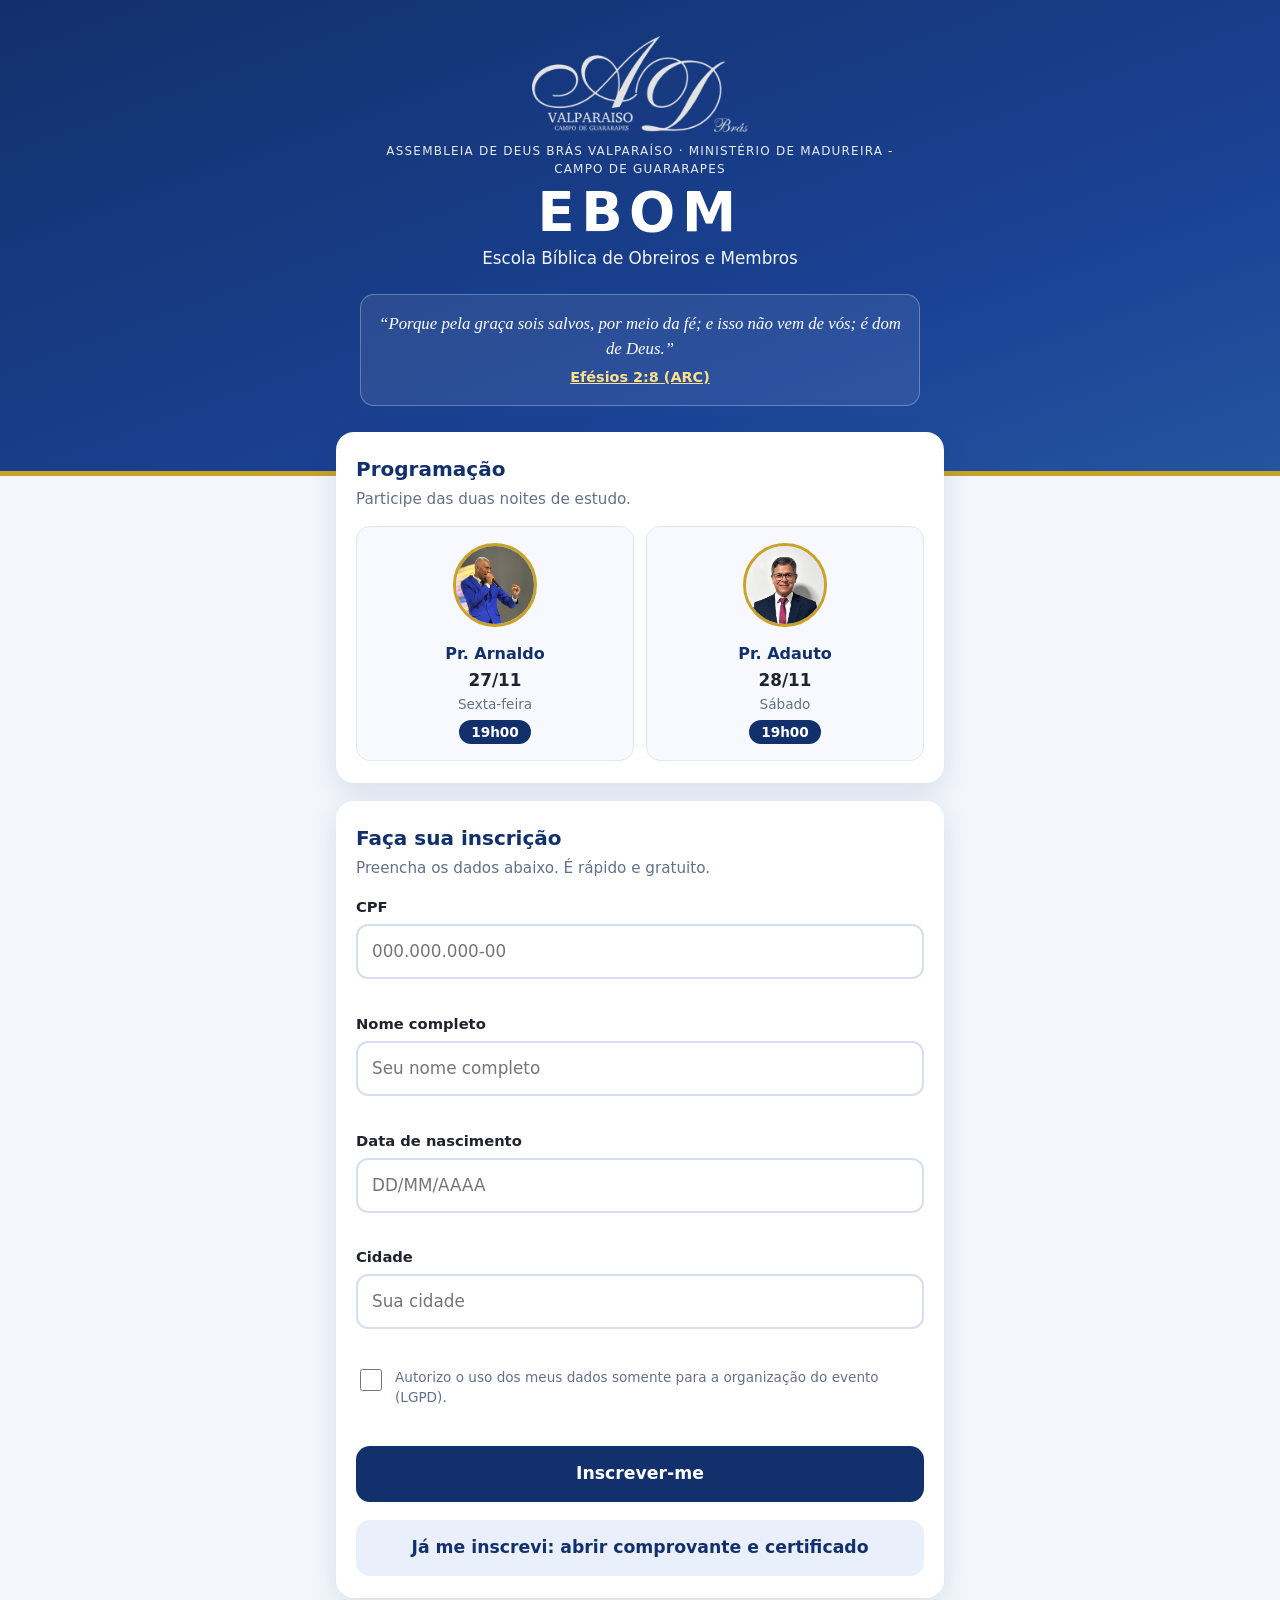
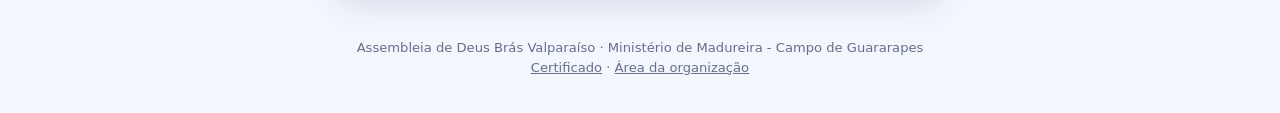
<file: index.html>
<!DOCTYPE html>
<html lang="pt-BR">
<head>
<meta charset="utf-8">
<meta name="viewport" content="width=device-width, initial-scale=1">
<meta name="theme-color" content="#12306b">
<title>EBOM 2026 — Inscrição</title>
<link rel="stylesheet" href="style.css">
</head>
<body>

<header class="hero">
  <img class="logo" id="hLogo" alt="Assembleia de Deus Brás Valparaíso">
  <div class="igreja" id="hIgreja"></div>
  <h1>EBOM</h1>
  <p class="sub">Escola Bíblica de Obreiros e Membros</p>
  <blockquote class="verse" style="margin-bottom:0">
    “<span id="hTema"></span>”
    <a id="hRef" target="_blank" rel="noopener"></a>
  </blockquote>
</header>

<main>
  <section class="card">
    <h2>Programação</h2>
    <p class="lead">Participe das duas noites de estudo.</p>
    <div class="dias" id="dias"></div>
  </section>

  <section class="card" id="formCard">
    <h2>Faça sua inscrição</h2>
    <p class="lead">Preencha os dados abaixo. É rápido e gratuito.</p>
    <div class="alerta aviso hidden" id="prazoAviso"></div>
    <div class="alerta demo hidden" id="demoAviso">Modo demonstração: as inscrições ficam salvas só neste aparelho. Configure a API (README) para o cadastro oficial.</div>

    <form id="form" novalidate autocomplete="off">
      <label for="cpf">CPF</label>
      <input id="cpf" inputmode="numeric" placeholder="000.000.000-00" maxlength="14" autocomplete="off">
      <div class="dica" id="dCpf"></div>

      <div id="cNome">
      <label for="nome">Nome completo</label>
      <input id="nome" placeholder="Seu nome completo" autocomplete="name">
      <div class="dica" id="dNome"></div>
      </div>

      <label for="nasc">Data de nascimento</label>
      <input id="nasc" type="text" inputmode="numeric" maxlength="10" placeholder="DD/MM/AAAA" autocomplete="bday">
      <div class="dica" id="dNasc"></div>

      <div id="cResto">
      <label for="cidade">Cidade</label>
      <input id="cidade" list="cidades" placeholder="Sua cidade" autocomplete="address-level2">
      <datalist id="cidades">
        <option>Valparaíso</option><option>Guararapes</option><option>Araçatuba</option>
        <option>Andradina</option><option>Birigui</option><option>Penápolis</option><option>Bilac</option>
      </datalist>
      <div class="dica" id="dCidade"></div>

      <label class="consent"><input type="checkbox" id="lgpd">
        <span>Autorizo o uso dos meus dados somente para a organização do evento (LGPD).</span></label>
      <div class="dica" id="dLgpd"></div>
      </div>

      <div class="alerta erro hidden" id="erroGeral"></div>
      <button class="btn" id="btnEnviar" type="submit">Inscrever-me</button>
      <button class="btn claro" id="btnModo" type="button">Já me inscrevi: abrir comprovante e certificado</button>
    </form>
  </section>

  <section class="card resultado hidden" id="resCard">
    <div class="selo" id="resSelo">✓</div>
    <h2 id="resTitulo"></h2>
    <p class="lead" id="resTexto"></p>
    <div class="resumo" id="resResumo"></div>
    <button class="btn ouro" id="btnAbrir" type="button">📄 Abrir comprovante (PDF)</button>
    <button class="btn claro" id="btnBaixar" type="button">⬇ Baixar comprovante</button>
    <button class="btn ouro hidden" id="btnCert" type="button">🎓 Gerar certificado (PDF)</button>
    <button class="btn claro" id="btnNova" type="button">Nova inscrição</button>
  </section>
</main>

<footer>
  <span id="fRodape"></span><br>
  <a href="certificado.html">Certificado</a> · <a href="admin.html">Área da organização</a>
</footer>

<script src="config.js"></script>
<script src="common.js"></script>
<script>
(function(){
  const $ = (id)=>document.getElementById(id);
  const X = window.EBOM, E = X.E;
    // Data de nascimento digitada (DD/MM/AAAA) com máscara automática
    function nascIso(){ const m=($('nasc').value||'').match(/^(\d{2})\/(\d{2})\/(\d{4})$/); return m ? m[3]+'-'+m[2]+'-'+m[1] : ''; }
    $('nasc').addEventListener('input', e => {
      const d = e.target.value.replace(/\D/g,'').slice(0,8);
      e.target.value = d.length>4 ? d.slice(0,2)+'/'+d.slice(2,4)+'/'+d.slice(4) : d.length>2 ? d.slice(0,2)+'/'+d.slice(2) : d;
    });

  /* ---- conteúdo do evento ---- */
  $('hLogo').src = E.logo;
  $('hIgreja').textContent = E.igreja + ' · ' + E.ministerio;
  $('hTema').textContent = E.tema;
  $('hRef').textContent = E.referencia + ' (ARC)'; $('hRef').href = E.referenciaUrl;
  $('fRodape').textContent = E.igreja + ' · ' + E.ministerio;
  $('dias').innerHTML = E.dias.map(d=>`
    <div class="dia">
      <img src="${d.foto}" alt="${d.pastor}">
      <div class="pastor">${d.pastor}</div>
      <div class="data">${X.fmtData(d.data).slice(0,5)}</div>
      <div class="sem">${d.diaSemana}</div>
      <span class="hora">${d.hora.replace(':','h')}</span>
    </div>`).join('');
  if (X.Api.demo) $('demoAviso').classList.remove('hidden');

  /* ---- prazo das inscrições (horário de Brasília) ---- */
  const FIM = window.EBOM_CONFIG.ENCERRA_EM ? new Date(window.EBOM_CONFIG.ENCERRA_EM) : null;
  let legado = false; // servidor ainda sem a ação 'comprovante': volta ao formulário completo
  const encerrado = ()=> FIM && Date.now() >= FIM.getTime();
  function prazo(){
    const el = $('prazoAviso'); if(!FIM) return;
    el.classList.remove('hidden', 'fim', 'aviso');
    if (encerrado()) {
      el.classList.add('fim');
      el.textContent = 'Inscrições encerradas. Quem já se inscreveu pode abrir o comprovante informando CPF e data de nascimento.';
      $('btnEnviar').textContent = 'Abrir meu comprovante';
      if (!legado) { $('cNome').classList.add('hidden'); $('cResto').classList.add('hidden'); }
    } else {
      el.classList.add('aviso');
      el.textContent = 'Inscrições abertas até as 15h30 de hoje (27/11).';
    }
  }
  prazo(); setInterval(prazo, 30000);

  /* ---- "Já me inscrevi": só CPF + data de nascimento (comprovante e, liberado, certificado) ---- */
  let modoBusca = false;
  function aplicaModo(){
    const so = modoBusca || (encerrado() && !legado);
    $('cNome').classList.toggle('hidden', so); $('cResto').classList.toggle('hidden', so);
    $('btnEnviar').textContent = so ? 'Abrir meu comprovante' : 'Inscrever-me';
    $('btnModo').textContent = modoBusca ? 'Voltar para a inscrição' : 'Já me inscrevi: abrir comprovante e certificado';
    $('btnModo').classList.toggle('hidden', encerrado() && !legado);
    $('erroGeral').classList.add('hidden');
  }
  $('btnModo').onclick = ()=>{ modoBusca = !modoBusca; aplicaModo(); };
  aplicaModo();

  /* ---- máscara e verificação do CPF ---- */
  const cpf = $('cpf');
  cpf.addEventListener('input', ()=>{ cpf.value = X.fmtCpf(cpf.value); dica('dCpf',''); cpf.classList.remove('invalido'); });
  cpf.addEventListener('blur', async ()=>{
    if (X.onlyDigits(cpf.value).length !== 11) return;
    if (!X.validaCpf(cpf.value)) return dica('dCpf','CPF inválido. Confira os números.','erro', cpf);
    try {
      const r = await X.Api.call({acao:'existe', cpf: X.onlyDigits(cpf.value)});
      if (r.ok && r.existe) dica('dCpf','Este CPF já está inscrito. Informe a data de nascimento para abrir seu comprovante.','aviso');
    } catch(e){}
  });

  function dica(id, msg, tipo, campo){
    const el = $(id); el.textContent = msg; el.className = 'dica' + (tipo ? ' '+tipo : '');
    if (campo) campo.classList.toggle('invalido', tipo==='erro');
  }

  /* ---- envio ---- */
  let docAtual = null;
  $('form').addEventListener('submit', async (ev)=>{
    ev.preventDefault();
    $('erroGeral').classList.add('hidden');
    let ok = true;
    if (modoBusca || (encerrado() && !legado)) return comprovanteSo();
    const v = { cpf:X.onlyDigits(cpf.value), nome:X.limpa($('nome').value), nascimento:nascIso(), cidade:X.limpa($('cidade').value) };
    ['dCpf','dNome','dNasc','dCidade','dLgpd'].forEach(i=>dica(i,''));
    if (!X.validaCpf(v.cpf))            { dica('dCpf','Informe um CPF válido.','erro',cpf); ok=false; }
    if (!X.validaNome(v.nome))          { dica('dNome','Informe nome e sobrenome (somente letras).','erro',$('nome')); ok=false; }
    if (!X.validaNascimento(v.nascimento)) { dica('dNasc','Informe uma data de nascimento válida.','erro',$('nasc')); ok=false; }
    if (!X.validaCidade(v.cidade))      { dica('dCidade','Informe sua cidade.','erro',$('cidade')); ok=false; }
    if (!$('lgpd').checked)             { dica('dLgpd','Marque a autorização para continuar.','erro'); ok=false; }
    if (!ok) return;

    const btn = $('btnEnviar'); btn.disabled = true; btn.textContent = 'Enviando…';
    try {
      const r = await X.Api.call({acao:'inscrever', ...v, consentimento:true});
      if (!r.ok) {
        const g = $('erroGeral'); g.textContent = r.erro || 'Não foi possível concluir a inscrição.'; g.classList.remove('hidden');
        if (r.codigo === 'CPF_EXISTE') dica('dNasc','Confira a data de nascimento usada na inscrição.','erro',$('nasc'));
        return;
      }
      await mostrarResultado(r.registro, r.jaCadastrado);
    } catch(e){
      const g = $('erroGeral'); g.textContent = 'Sem conexão com o servidor. Verifique a internet e tente novamente.'; g.classList.remove('hidden');
    } finally { btn.disabled = false; aplicaModo(); }
  });

  /* ---- após o encerramento: só CPF + data de nascimento ---- */
  async function comprovanteSo(){
    const c = X.onlyDigits(cpf.value), n = nascIso();
    ['dCpf','dNasc'].forEach(i=>dica(i,''));
    let ok = true;
    if (!X.validaCpf(c))        { dica('dCpf','Informe um CPF válido.','erro',cpf); ok=false; }
    if (!X.validaNascimento(n)) { dica('dNasc','Informe uma data de nascimento válida.','erro',$('nasc')); ok=false; }
    if (!ok) return;
    const btn = $('btnEnviar'); btn.disabled = true; btn.textContent = 'Buscando…';
    const g = $('erroGeral');
    try {
      const r = await X.Api.call({acao:'comprovante', cpf:c, nascimento:n});
      if (!r.ok && r.erro === 'Ação desconhecida.') { legado = true; modoBusca = false; $('cNome').classList.remove('hidden'); $('cResto').classList.remove('hidden'); g.textContent = 'Preencha também nome e cidade para abrir o comprovante.'; g.classList.remove('hidden'); return; }
      if (!r.ok) { g.textContent = r.erro || 'Não foi possível abrir o comprovante.'; g.classList.remove('hidden'); return; }
      await mostrarResultado(r.registro, true);
    } catch(e){
      g.textContent = 'Sem conexão com o servidor. Verifique a internet e tente novamente.'; g.classList.remove('hidden');
    } finally { btn.disabled = false; aplicaModo(); }
  }

  async function mostrarResultado(reg, ja){
    $('formCard').classList.add('hidden'); $('resCard').classList.remove('hidden');
    $('resSelo').textContent = ja ? '!' : '✓'; $('resSelo').classList.toggle('aviso', !!ja);
    $('resTitulo').textContent = ja ? 'Você já está inscrito(a)!' : 'Inscrição confirmada!';
    $('resTexto').textContent = ja ? 'Encontramos seu cadastro. Abra seu comprovante abaixo.' : 'Que a graça do Senhor te acompanhe. Guarde seu comprovante.';
    $('resResumo').innerHTML = `
      <div><span>Protocolo</span><b>${reg.protocolo}</b></div>
      <div><span>Nome</span><b>${esc(reg.nome)}</b></div>
      <div><span>CPF</span><b>${X.maskCpf(reg.cpf)}</b></div>
      <div><span>Cidade</span><b>${esc(reg.cidade)}</b></div>`;
    window.scrollTo({top:0,behavior:'smooth'});
    $('btnAbrir').disabled = $('btnBaixar').disabled = true;
    try {
      docAtual = await X.gerarComprovante(reg);
      $('btnAbrir').disabled = $('btnBaixar').disabled = false;
      // no computador abre automaticamente; no celular o toque no botão evita bloqueio do navegador
      if (window.matchMedia('(pointer:fine)').matches) abrir();
    } catch(e){ const g=$('resTexto'); g.textContent='Inscrição registrada, mas não foi possível gerar o PDF agora. Tente novamente com internet.'; }
    $('btnBaixar').dataset.nome = `Comprovante-EBOM-${reg.protocolo}.pdf`;
    // certificado: só depois do último dia, para quem tem presença registrada
    regAtual = reg;
    const libera = Date.now() >= new Date(window.EBOM_CONFIG.CERT_LIBERA_EM).getTime();
    $('btnCert').classList.toggle('hidden', !(ja && libera && (reg.p27 || reg.p28)));
  }
  let regAtual = null, docCert = null;
  $('btnCert').onclick = async ()=>{
    if (!regAtual) return; const b = $('btnCert'); b.disabled = true; const t = b.textContent; b.textContent = 'Gerando…';
    try {
      docCert = await X.gerarCertificado(regAtual);
      const w = window.matchMedia('(pointer:fine)').matches ? window.open(docCert.output('bloburl'),'_blank') : null;
      if (!w) docCert.save(`Certificado-EBOM-${regAtual.protocolo}.pdf`);
    } catch(e){ const g=$('resTexto'); g.textContent='Não foi possível gerar o certificado agora. Tente novamente com internet.'; }
    finally { b.disabled = false; b.textContent = t; }
  };
  function abrir(){ if(!docAtual) return; const w = window.open(docAtual.output('bloburl'),'_blank'); if(!w) baixar(); }
  function baixar(){ if(docAtual) docAtual.save($('btnBaixar').dataset.nome || 'Comprovante-EBOM.pdf'); }
  $('btnAbrir').onclick = abrir; $('btnBaixar').onclick = baixar;
  $('btnNova').onclick = ()=>{ $('form').reset(); ['dCpf','dNome','dNasc','dCidade','dLgpd'].forEach(i=>dica(i,'')); $('resCard').classList.add('hidden'); $('formCard').classList.remove('hidden'); docAtual=null; regAtual=null; $('btnCert').classList.add('hidden'); aplicaModo(); window.scrollTo({top:0}); };
  const esc = (s)=>String(s).replace(/[&<>"]/g,c=>({'&':'&amp;','<':'&lt;','>':'&gt;','"':'&quot;'}[c]));
})();
</script>
</body>
</html>
</file>
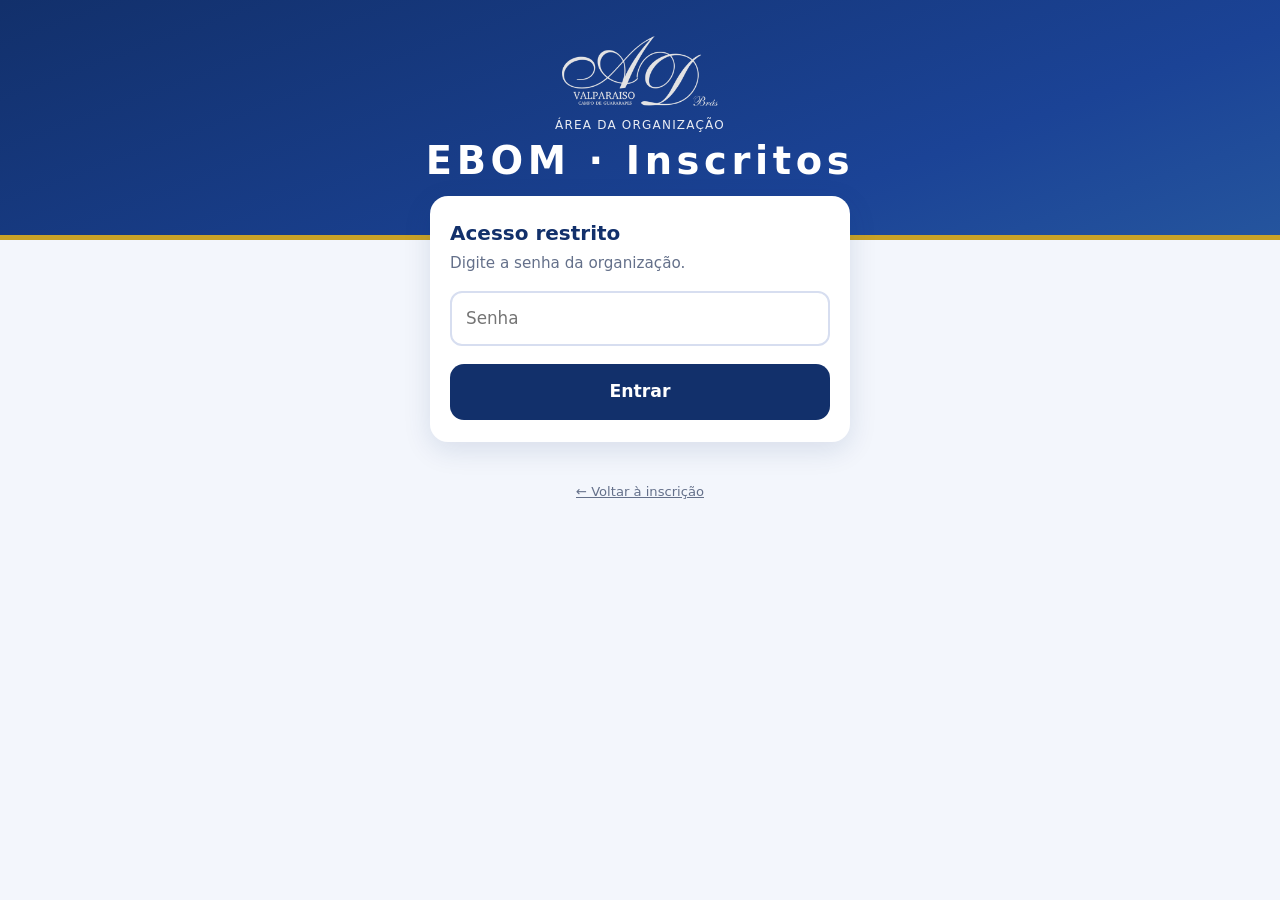
<file: admin.html>
<!DOCTYPE html>
<html lang="pt-BR">
<head>
<meta charset="utf-8">
<meta name="viewport" content="width=device-width, initial-scale=1">
<meta name="robots" content="noindex,nofollow">
<title>EBOM 2026 — Relatório de inscritos</title>
<link rel="stylesheet" href="style.css">
</head>
<body>
<header class="hero" style="padding-bottom:60px">
  <img class="logo" src="assets/logo-ad.png" alt="Assembleia de Deus Brás Valparaíso" style="height:70px">
  <div class="igreja">Área da organização</div>
  <h1 style="font-size:2.4rem">EBOM · Inscritos</h1>
</header>

<main class="wide">
  <section class="card" id="login" style="max-width:420px;margin-left:auto;margin-right:auto">
    <h2>Acesso restrito</h2>
    <p class="lead">Digite a senha da organização.</p>
    <input id="chave" type="password" placeholder="Senha" autocomplete="current-password">
    <div class="alerta erro hidden" id="erro"></div>
    <button class="btn" id="entrar">Entrar</button>
  </section>

  <section class="card hidden" id="painel">
    <div class="alerta demo hidden" id="demo" style="margin:0 0 14px">Modo demonstração: mostrando apenas inscrições feitas neste aparelho.</div>
    <div class="kpis" id="kpis"></div>
    <div class="barra">
      <input id="busca" placeholder="Buscar por nome, CPF, cidade ou protocolo">
      <button class="btn ouro" id="bXlsx">⬇ Excel (.xlsx)</button>
      <button class="btn" id="bPdf">⬇ PDF</button>
      <button class="btn claro" id="bAtualizar">↻ Atualizar</button>
    </div>
    <div class="tabela"><table>
      <thead><tr><th>Nº</th><th>Protocolo</th><th>Nome completo</th><th>CPF</th><th>Nascimento</th><th>Cidade</th><th>Inscrito em</th><th>27/11</th><th>28/11</th></tr></thead>
      <tbody id="corpo"></tbody>
    </table></div>
    <p class="dica" id="vazio"></p>
  </section>
</main>
<footer><a href="index.html">← Voltar à inscrição</a></footer>

<script src="config.js"></script>
<script src="common.js"></script>
<script>
(function(){
  const $=(i)=>document.getElementById(i), X=window.EBOM;
  let dados=[];
  const hora=(iso)=>{ if(!iso) return '—'; const d=new Date(iso); return isNaN(d)?'—':'✓ '+d.toLocaleTimeString('pt-BR',{hour:'2-digit',minute:'2-digit',timeZone:'America/Sao_Paulo'}); };
  const esc=(s)=>String(s).replace(/[&<>"]/g,c=>({'&':'&amp;','<':'&lt;','>':'&gt;','"':'&quot;'}[c]));

  async function carregar(chave){
    const r = await X.Api.call({acao:'listar', chave});
    if(!r.ok) throw new Error(r.erro||'Senha incorreta.');
    dados = (r.registros||[]).sort((a,b)=>String(a.criadoEm).localeCompare(b.criadoEm));
    $('demo').classList.toggle('hidden', !X.Api.demo);
    render();
  }
  function render(){
    const q = X.limpa($('busca').value).toLowerCase(), qd = X.onlyDigits(q);
    const lista = dados.filter(r=>!q || (r.nome+' '+r.cidade+' '+r.protocolo).toLowerCase().includes(q) || (qd && r.cpf.includes(qd)));
    const cid = X.resumoCidades(dados);
    $('kpis').innerHTML = `<div class="kpi"><b>${dados.length}</b><span>Total de inscritos</span></div>
      <div class="kpi"><b>${cid.length}</b><span>Cidades</span></div>
      <div class="kpi"><b>${dados.filter(r=>r.p27).length}</b><span>Presentes 27/11</span></div>
      <div class="kpi"><b>${dados.filter(r=>r.p28).length}</b><span>Presentes 28/11</span></div>
      <div class="kpi"><b>${dados.filter(r=>r.p27&&r.p28).length}</b><span>Nos 2 dias</span></div>
      <div class="kpi"><b>${cid[0]?esc(cid[0][0]):'—'}</b><span>Cidade com mais inscritos${cid[0]?` (${cid[0][1]})`:''}</span></div>`;
    $('corpo').innerHTML = lista.map((r,i)=>`<tr><td>${dados.indexOf(r)+1}</td><td>${esc(r.protocolo)}</td><td>${esc(r.nome)}</td><td>${X.fmtCpf(r.cpf)}</td><td>${X.fmtData(r.nascimento)}</td><td>${esc(r.cidade)}</td><td>${X.fmtDataHora(r.criadoEm)}</td><td>${hora(r.p27)}</td><td>${hora(r.p28)}</td></tr>`).join('');
    $('vazio').textContent = lista.length ? '' : (dados.length ? 'Nenhum resultado para a busca.' : 'Ainda não há inscritos.');
  }
  async function entrar(){
    const chave = $('chave').value; $('erro').classList.add('hidden'); $('entrar').disabled=true;
    try{ await carregar(chave); sessionStorage.setItem('ebom_chave',chave); $('login').classList.add('hidden'); $('painel').classList.remove('hidden'); }
    catch(e){ $('erro').textContent=e.message||'Erro ao entrar.'; $('erro').classList.remove('hidden'); }
    finally{ $('entrar').disabled=false; }
  }
  $('entrar').onclick=entrar; $('chave').addEventListener('keydown',e=>{ if(e.key==='Enter') entrar(); });
  $('busca').addEventListener('input',render);
  $('bAtualizar').onclick=async()=>{ try{ await carregar(sessionStorage.getItem('ebom_chave')||''); }catch(e){ alert(e.message); } };
  const dia = ()=>new Date().toISOString().slice(0,10);
  $('bXlsx').onclick=async(e)=>{ e.target.disabled=true; try{ X.baixar(await X.gerarRelatorioXlsx(dados),`EBOM-inscritos-${dia()}.xlsx`);}catch(x){alert(x.message);} e.target.disabled=false; };
  $('bPdf').onclick=async(e)=>{ e.target.disabled=true; try{ (await X.gerarRelatorioPdf(dados)).save(`EBOM-inscritos-${dia()}.pdf`);}catch(x){alert(x.message);} e.target.disabled=false; };
  const salva=sessionStorage.getItem('ebom_chave'); if(salva){ $('chave').value=salva; entrar(); }
})();
</script>
</body>
</html>
</file>
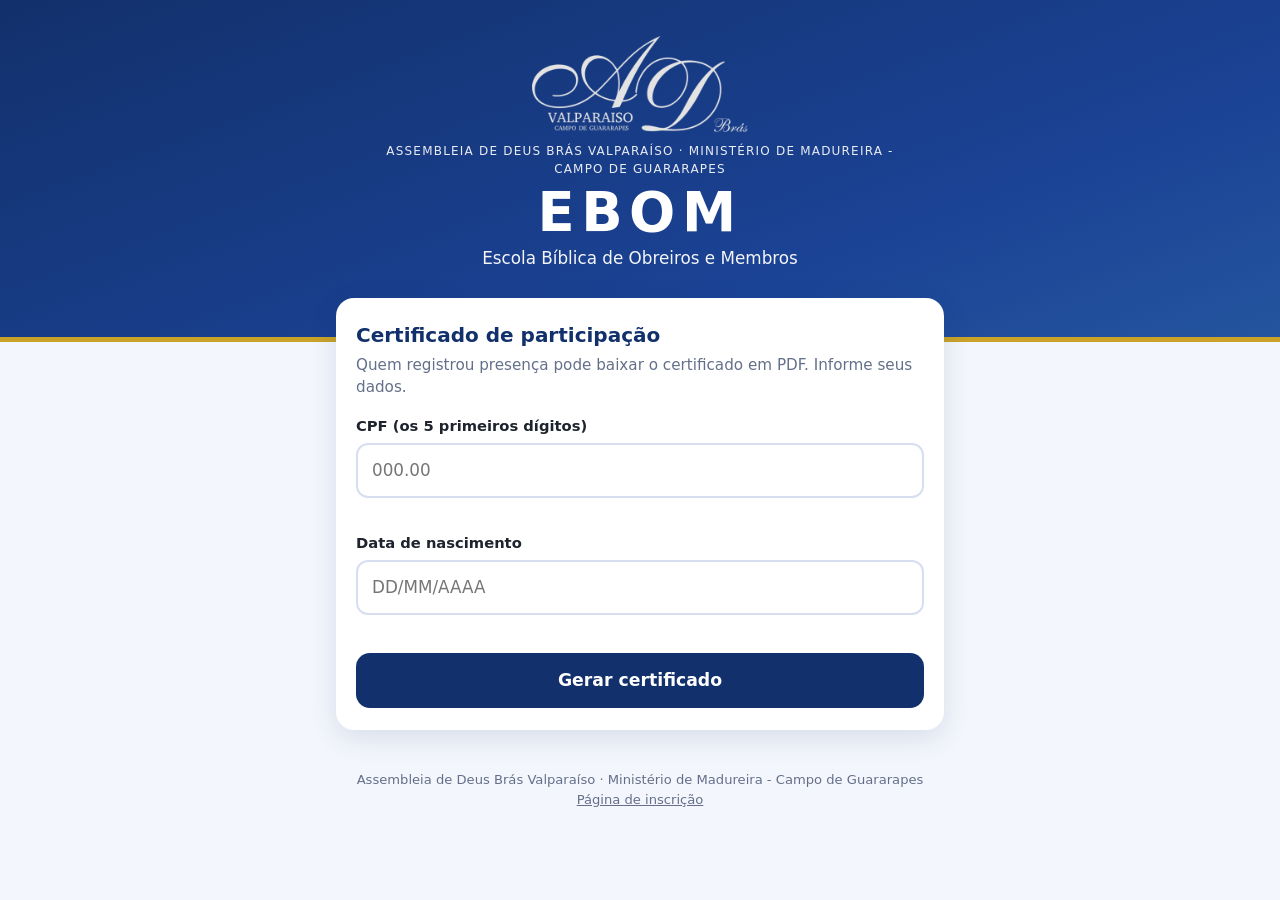
<file: certificado.html>
<!DOCTYPE html>
<html lang="pt-BR">
<head>
<meta charset="utf-8">
<meta name="viewport" content="width=device-width, initial-scale=1">
<meta name="theme-color" content="#12306b">
<title>EBOM 2026 — Certificado</title>
<link rel="stylesheet" href="style.css">
</head>
<body>

<header class="hero">
  <img class="logo" id="hLogo" alt="Assembleia de Deus Brás Valparaíso">
  <div class="igreja" id="hIgreja"></div>
  <h1>EBOM</h1>
  <p class="sub">Escola Bíblica de Obreiros e Membros</p>
</header>

<main>
  <section class="card" id="formCard">
    <h2>Certificado de participação</h2>
    <p class="lead" id="lead">Quem registrou presença pode baixar o certificado em PDF. Informe seus dados.</p>
    <div class="alerta aviso hidden" id="aviso"></div>
    <form id="form" novalidate autocomplete="off">
      <label for="cpf">CPF (os 5 primeiros dígitos)</label>
      <input id="cpf" inputmode="numeric" placeholder="000.00" maxlength="14" autocomplete="off">
      <div class="dica" id="dCpf"></div>

      <label for="nasc">Data de nascimento</label>
      <input id="nasc" type="text" inputmode="numeric" maxlength="10" placeholder="DD/MM/AAAA" autocomplete="bday">
      <div class="dica" id="dNasc"></div>

      <div class="alerta erro hidden" id="erroGeral"></div>
      <button class="btn" id="btnEnviar" type="submit">Gerar certificado</button>
    </form>
  </section>

  <section class="card resultado hidden" id="resCard">
    <div class="selo" id="resSelo">✓</div>
    <h2 id="resTitulo"></h2>
    <p class="lead" id="resTexto"></p>
    <button class="btn ouro" id="btnAbrir" type="button">📄 Abrir certificado (PDF)</button>
    <button class="btn claro" id="btnBaixar" type="button">⬇ Baixar certificado</button>
  </section>
</main>

<footer>
  <span id="fRodape"></span><br>
  <a href="index.html">Página de inscrição</a>
</footer>

<script src="config.js"></script>
<script src="common.js"></script>
<script>
(function(){
  const $ = (id)=>document.getElementById(id);
  const X = window.EBOM, E = X.E, C = window.EBOM_CONFIG;
  $('hLogo').src = E.logo; $('hIgreja').textContent = E.igreja + ' · ' + E.ministerio; $('fRodape').textContent = E.igreja + ' · ' + E.ministerio;
  function nascIso(){ const m=($('nasc').value||'').match(/^(\d{2})\/(\d{2})\/(\d{4})$/); return m ? m[3]+'-'+m[2]+'-'+m[1] : ''; }
  $('nasc').addEventListener('input', e => {
    const d = e.target.value.replace(/\D/g,'').slice(0,8);
    e.target.value = d.length>4 ? d.slice(0,2)+'/'+d.slice(2,4)+'/'+d.slice(4) : d.length>2 ? d.slice(0,2)+'/'+d.slice(2) : d;
  });
  const cpf = $('cpf');
  cpf.addEventListener('input', ()=>{ cpf.value = X.fmtCpf(cpf.value); dica('dCpf',''); });
  function dica(id, msg, tipo){ const el=$(id); el.textContent=msg; el.className='dica'+(tipo?' '+tipo:''); }
  const esc = (s)=>String(s).replace(/[&<>"]/g,c=>({'&':'&amp;','<':'&lt;','>':'&gt;','"':'&quot;'}[c]));
  function erro(msg){ const g=$('erroGeral'); g.textContent=msg; g.classList.remove('hidden'); }
  function valida(){
    $('erroGeral').classList.add('hidden'); dica('dCpf',''); dica('dNasc','');
    const c = X.onlyDigits(cpf.value), n = nascIso(); let ok = true;
    if (c.length < 5) { dica('dCpf','Informe pelo menos os 5 primeiros dígitos do CPF.','erro'); ok=false; }
    if (!X.validaNascimento(n)) { dica('dNasc','Informe uma data de nascimento válida.','erro'); ok=false; }
    return ok ? { cpf:c, nascimento:n } : null;
  }
  const LIB = new Date(C.CERT_LIBERA_EM).getTime();
  function janela(){
    const a=$('aviso');
    a.classList.remove('hidden','fim','aviso');
    if (Date.now() < LIB) { a.classList.add('aviso'); a.textContent = 'Os certificados serão liberados após o encerramento do evento (28/11, às ' + new Date(C.CERT_LIBERA_EM).toLocaleTimeString('pt-BR',{hour:'2-digit',minute:'2-digit',timeZone:'America/Sao_Paulo'}).replace(':','h') + ').'; $('btnEnviar').disabled = true; }
    else { a.classList.add('hidden'); $('btnEnviar').disabled = false; }
  }
  janela(); setInterval(janela, 30000);
  let doc = null, nomeArq = 'Certificado-EBOM.pdf';
  function abrir(){ if(!doc) return; const w = window.open(doc.output('bloburl'),'_blank'); if(!w) baixar(); }
  function baixar(){ if(doc) doc.save(nomeArq); }
  $('btnAbrir').onclick = abrir; $('btnBaixar').onclick = baixar;
  $('form').addEventListener('submit', async (ev)=>{
    ev.preventDefault(); const v = valida(); if(!v) return;
    const btn=$('btnEnviar'); btn.disabled=true; btn.textContent='Verificando…';
    try {
      const r = await X.Api.call({acao:'certificado', cpf:v.cpf, nascimento:v.nascimento});
      if (!r.ok) { if (r.codigo==='CPF_COMPLETO') dica('dCpf','Informe o CPF completo.','erro'); erro(r.erro==='Ação desconhecida.' ? 'Sistema em atualização. Tente novamente em instantes.' : (r.erro||'Não foi possível gerar o certificado.')); return; }
      doc = await X.gerarCertificado(r.registro); nomeArq = `Certificado-EBOM-${r.registro.protocolo}.pdf`;
      $('formCard').classList.add('hidden'); $('resCard').classList.remove('hidden');
      $('resTitulo').textContent = 'Certificado pronto!';
      $('resTexto').innerHTML = `<b>${esc(r.registro.nome)}</b><br>Obrigado por participar da EBOM. Abra ou baixe seu certificado.`;
      window.scrollTo({top:0,behavior:'smooth'});
      if (window.matchMedia('(pointer:fine)').matches) abrir();
    } catch(e){ erro('Não foi possível gerar o certificado agora. Verifique a internet e tente novamente.'); }
    finally { btn.textContent='Gerar certificado'; janela(); }
  });

})();
</script>
</body>
</html>
</file>
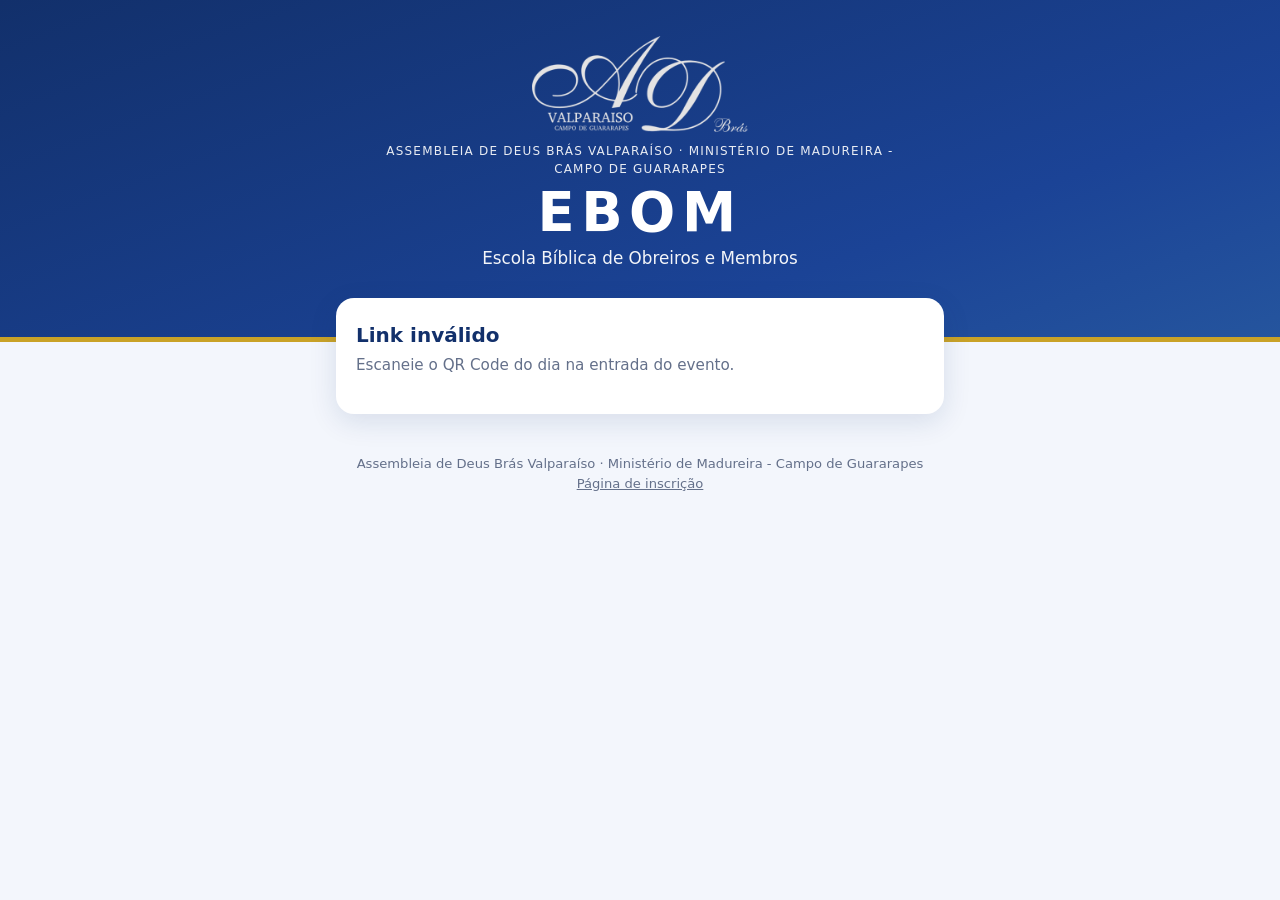
<file: presenca.html>
<!DOCTYPE html>
<html lang="pt-BR">
<head>
<meta charset="utf-8">
<meta name="viewport" content="width=device-width, initial-scale=1">
<meta name="theme-color" content="#12306b">
<title>EBOM 2026 — Presença</title>
<link rel="stylesheet" href="style.css">
</head>
<body>

<header class="hero">
  <img class="logo" id="hLogo" alt="Assembleia de Deus Brás Valparaíso">
  <div class="igreja" id="hIgreja"></div>
  <h1>EBOM</h1>
  <p class="sub">Escola Bíblica de Obreiros e Membros</p>
</header>

<main>
  <section class="card" id="formCard">
    <h2>Registrar presença</h2>
    <p class="lead" id="lead">Informe seus dados para registrar sua presença.</p>
    <div class="alerta aviso hidden" id="aviso"></div>
    <form id="form" novalidate autocomplete="off">
      <label for="cpf">CPF (os 5 primeiros dígitos)</label>
      <input id="cpf" inputmode="numeric" placeholder="000.00" maxlength="14" autocomplete="off">
      <div class="dica" id="dCpf"></div>

      <label for="nasc">Data de nascimento</label>
      <input id="nasc" type="text" inputmode="numeric" maxlength="10" placeholder="DD/MM/AAAA" autocomplete="bday">
      <div class="dica" id="dNasc"></div>

      <div class="alerta erro hidden" id="erroGeral"></div>
      <button class="btn" id="btnEnviar" type="submit">Registrar presença</button>
    </form>
  </section>

  <section class="card resultado hidden" id="resCard">
    <div class="selo" id="resSelo">✓</div>
    <h2 id="resTitulo"></h2>
    <p class="lead" id="resTexto"></p>
    <button class="btn claro" id="btnNova" type="button">Registrar outra pessoa</button>
  </section>
</main>

<footer>
  <span id="fRodape"></span><br>
  <a href="index.html">Página de inscrição</a>
</footer>

<script src="config.js"></script>
<script src="common.js"></script>
<script>
(function(){
  const $ = (id)=>document.getElementById(id);
  const X = window.EBOM, E = X.E, C = window.EBOM_CONFIG;
  $('hLogo').src = E.logo; $('hIgreja').textContent = E.igreja + ' · ' + E.ministerio; $('fRodape').textContent = E.igreja + ' · ' + E.ministerio;
  function nascIso(){ const m=($('nasc').value||'').match(/^(\d{2})\/(\d{2})\/(\d{4})$/); return m ? m[3]+'-'+m[2]+'-'+m[1] : ''; }
  $('nasc').addEventListener('input', e => {
    const d = e.target.value.replace(/\D/g,'').slice(0,8);
    e.target.value = d.length>4 ? d.slice(0,2)+'/'+d.slice(2,4)+'/'+d.slice(4) : d.length>2 ? d.slice(0,2)+'/'+d.slice(2) : d;
  });
  const cpf = $('cpf');
  cpf.addEventListener('input', ()=>{ cpf.value = X.fmtCpf(cpf.value); dica('dCpf',''); });
  function dica(id, msg, tipo){ const el=$(id); el.textContent=msg; el.className='dica'+(tipo?' '+tipo:''); }
  const esc = (s)=>String(s).replace(/[&<>"]/g,c=>({'&':'&amp;','<':'&lt;','>':'&gt;','"':'&quot;'}[c]));
  function erro(msg){ const g=$('erroGeral'); g.textContent=msg; g.classList.remove('hidden'); }
  function valida(){
    $('erroGeral').classList.add('hidden'); dica('dCpf',''); dica('dNasc','');
    const c = X.onlyDigits(cpf.value), n = nascIso(); let ok = true;
    if (c.length < 5) { dica('dCpf','Informe pelo menos os 5 primeiros dígitos do CPF.','erro'); ok=false; }
    if (!X.validaNascimento(n)) { dica('dNasc','Informe uma data de nascimento válida.','erro'); ok=false; }
    return ok ? { cpf:c, nascimento:n } : null;
  }
  const DIA = (new URLSearchParams(location.search).get('d') || '').replace(/\D/g,'');
  const J = C.PRESENCA && C.PRESENCA[DIA];
  const dd = E.dias.find(d => d.data.slice(8,10) === DIA);
  if (!J || !dd) { $('formCard').innerHTML = '<h2>Link inválido</h2><p class="lead">Escaneie o QR Code do dia na entrada do evento.</p>'; return; }
  $('lead').textContent = `${dd.diaSemana}, ${X.fmtData(dd.data)} — ${dd.hora.replace(':','h')}. Informe seus dados para registrar sua presença.`;
  const hhmm = (iso)=>new Date(iso).toLocaleTimeString('pt-BR',{hour:'2-digit',minute:'2-digit',timeZone:'America/Sao_Paulo'}).replace(':','h');
  function janela(){
    const a=$('aviso'), agora=Date.now(), ini=new Date(J.ini).getTime(), fim=new Date(J.fim).getTime();
    a.classList.remove('hidden','fim','aviso');
    if (agora < ini) { a.classList.add('aviso'); a.textContent = `O registro abre às ${hhmm(J.ini)}.`; $('btnEnviar').disabled = true; }
    else if (agora > fim) { a.classList.add('fim'); a.textContent = 'O registro de presença deste dia foi encerrado.'; $('btnEnviar').disabled = true; }
    else { a.classList.add('aviso'); a.textContent = `Registro aberto até as ${hhmm(J.fim)}.`; $('btnEnviar').disabled = false; }
  }
  janela(); setInterval(janela, 20000);
  $('form').addEventListener('submit', async (ev)=>{
    ev.preventDefault(); const v = valida(); if(!v) return;
    const btn=$('btnEnviar'); btn.disabled=true; btn.textContent='Registrando…';
    try {
      const r = await X.Api.call({acao:'presenca', dia:DIA, cpf:v.cpf, nascimento:v.nascimento});
      if (!r.ok) { if (r.codigo==='CPF_COMPLETO') dica('dCpf','Informe o CPF completo.','erro'); erro(r.erro==='Ação desconhecida.' ? 'Sistema em atualização. Tente novamente em instantes ou procure a organização.' : (r.erro||'Não foi possível registrar.')); return; }
      $('formCard').classList.add('hidden'); $('resCard').classList.remove('hidden');
      $('resSelo').textContent = r.jaRegistrado ? '!' : '✓'; $('resSelo').classList.toggle('aviso', !!r.jaRegistrado);
      $('resTitulo').textContent = r.jaRegistrado ? 'Presença já registrada' : 'Presença registrada!';
      $('resTexto').innerHTML = `<b>${esc(r.nome)}</b><br>${dd.diaSemana}, ${X.fmtData(dd.data)} · registrada às ${hhmm(r.hora)}.<br>Que o Senhor abençoe esta noite!`;
      window.scrollTo({top:0,behavior:'smooth'});
    } catch(e){ erro('Sem conexão com o servidor. Verifique a internet e tente novamente.'); }
    finally { btn.textContent='Registrar presença'; janela(); }
  });
  $('btnNova').onclick = ()=>{ $('form').reset(); dica('dCpf',''); dica('dNasc',''); $('erroGeral').classList.add('hidden'); $('resCard').classList.add('hidden'); $('formCard').classList.remove('hidden'); window.scrollTo({top:0}); };

})();
</script>
</body>
</html>
</file>
<file: style.css>
:root{
  --azul:#12306b; --azul2:#1d4aa3; --dourado:#c9a227; --fundo:#f3f6fc; --texto:#1e232d; --cinza:#64708a;
  --ok:#1a7f4b; --erro:#b3261e; --raio:18px; --sombra:0 8px 28px rgba(18,48,107,.12);
}
*{box-sizing:border-box}
html{-webkit-text-size-adjust:100%}
body{margin:0;font-family:system-ui,-apple-system,"Segoe UI",Roboto,Arial,sans-serif;background:var(--fundo);color:var(--texto);line-height:1.5}
a{color:var(--azul2)}
.hidden{display:none!important}

.hero{background:linear-gradient(160deg,var(--azul) 0%,#1b4396 70%,#25559e 100%);color:#fff;text-align:center;padding:36px 20px 70px;position:relative}
.hero::after{content:"";position:absolute;left:0;right:0;bottom:0;height:5px;background:var(--dourado)}
.hero .logo{display:block;margin:0 auto 10px;height:96px;width:auto;max-width:80%;object-fit:contain}
.hero .igreja{font-size:.75rem;letter-spacing:.1em;text-transform:uppercase;opacity:.9;line-height:1.5;max-width:520px;margin:0 auto}
.hero h1{margin:8px 0 0;font-size:3.4rem;letter-spacing:.12em;line-height:1}
.hero .sub{margin:6px 0 0;font-size:1.05rem;opacity:.95}
.verse{max-width:560px;margin:22px auto 0;padding:16px 18px;border:1px solid rgba(255,255,255,.28);border-radius:14px;background:rgba(255,255,255,.08);font-family:Georgia,serif;font-style:italic;font-size:1.05rem}
.verse a{display:block;margin-top:6px;color:#ffe08a;font-style:normal;font-family:system-ui,sans-serif;font-size:.9rem;font-weight:600}

main{max-width:640px;margin:-44px auto 40px;padding:0 16px;position:relative}
.card{background:#fff;border-radius:var(--raio);box-shadow:var(--sombra);padding:22px 20px;margin-bottom:18px}
.card h2{margin:0 0 4px;font-size:1.25rem;color:var(--azul)}
.card .lead{margin:0 0 16px;color:var(--cinza);font-size:.95rem}

.dias{display:grid;grid-template-columns:1fr 1fr;gap:12px}
.dia{text-align:center;padding:16px 8px;border-radius:14px;background:#f7f9fe;border:1px solid #e1e8f6}
.dia img{width:84px;height:84px;object-fit:cover;object-position:center 18%;border-radius:50%;border:3px solid var(--dourado);background:#dde5f5}
.dia .pastor{font-weight:700;color:var(--azul);margin-top:8px}
.dia .data{font-size:1.05rem;font-weight:700;margin-top:2px}
.dia .sem{font-size:.85rem;color:var(--cinza)}
.dia .hora{display:inline-block;margin-top:6px;padding:2px 12px;border-radius:99px;background:var(--azul);color:#fff;font-size:.85rem;font-weight:600}

label{display:block;font-weight:600;font-size:.92rem;margin:14px 0 6px}
input{width:100%;font:inherit;font-size:1.05rem;padding:13px 14px;border:2px solid #d7def0;border-radius:12px;background:#fff;color:var(--texto);transition:border-color .15s,box-shadow .15s}
input:focus{outline:none;border-color:var(--azul2);box-shadow:0 0 0 4px rgba(29,74,163,.15)}
input.invalido{border-color:var(--erro)}
.dica{font-size:.82rem;margin-top:5px;min-height:1.1em;color:var(--cinza)}
.dica.erro{color:var(--erro)}
.dica.aviso{color:#8a5a00}
.consent{display:flex;gap:10px;align-items:flex-start;font-weight:400;font-size:.85rem;color:var(--cinza);margin-top:18px}
.consent input{width:22px;height:22px;margin-top:2px;flex:none;accent-color:var(--azul)}

.btn{display:block;width:100%;margin-top:18px;padding:15px 18px;border:0;border-radius:14px;font:inherit;font-size:1.08rem;font-weight:700;cursor:pointer;background:var(--azul);color:#fff;text-align:center;text-decoration:none;transition:transform .1s,background .15s}
.btn:hover{background:var(--azul2)}
.btn:active{transform:scale(.98)}
.btn:disabled{opacity:.6;cursor:wait}
.btn.ouro{background:var(--dourado);color:#241b00}
.btn.ouro:hover{background:#d8b43a}
.btn.claro{background:#eaf0fb;color:var(--azul)}
.btn.claro:hover{background:#dbe5f7}

.alerta{border-radius:12px;padding:12px 14px;font-size:.93rem;margin-top:14px}
.alerta.erro{background:#fdeceb;color:var(--erro)}
.alerta.aviso{background:#eaf0fc;color:#12306b}
.alerta.fim{background:#fdeceb;color:var(--erro);font-weight:600}
.alerta.demo{background:#fff6dc;color:#7a5600}

.resultado{text-align:center}
.selo{width:70px;height:70px;border-radius:50%;margin:0 auto 10px;display:grid;place-items:center;font-size:2.2rem;color:#fff;background:var(--ok)}
.selo.aviso{background:var(--dourado);color:#241b00}
.resultado h2{font-size:1.4rem}
.resumo{text-align:left;background:#f7f9fe;border:1px solid #e1e8f6;border-radius:12px;padding:12px 14px;margin:16px 0 0;font-size:.95rem}
.resumo div{display:flex;justify-content:space-between;gap:10px;padding:4px 0;border-bottom:1px dashed #dbe3f3}
.resumo div:last-child{border:0}
.resumo b{color:var(--azul)}

footer{text-align:center;color:var(--cinza);font-size:.82rem;padding:0 16px 36px}
footer a{color:var(--cinza)}

/* admin */
.wide{max-width:1100px}
.kpis{display:grid;grid-template-columns:repeat(auto-fit,minmax(150px,1fr));gap:12px;margin-bottom:16px}
.kpi{background:#f7f9fe;border:1px solid #e1e8f6;border-radius:14px;padding:14px;text-align:center}
.kpi b{display:block;font-size:2rem;color:var(--azul);line-height:1.1}
.kpi span{font-size:.82rem;color:var(--cinza)}
.barra{display:flex;flex-wrap:wrap;gap:10px;margin-bottom:12px}
.barra input{flex:1 1 220px}
.barra .btn{margin:0;width:auto;flex:0 0 auto;padding:12px 16px;font-size:.95rem}
.tabela{overflow-x:auto;border-radius:12px;border:1px solid #e1e8f6}
table{border-collapse:collapse;width:100%;font-size:.9rem;min-width:760px}
th{background:var(--azul);color:#fff;text-align:left;padding:10px;position:sticky;top:0}
td{padding:9px 10px;border-bottom:1px solid #edf1fa}
tr:nth-child(even) td{background:#f7f9fe}

@media (max-width:420px){
  .hero h1{font-size:2.8rem}
  .dia img{width:70px;height:70px}
  .dias{gap:8px}
}
</file>
